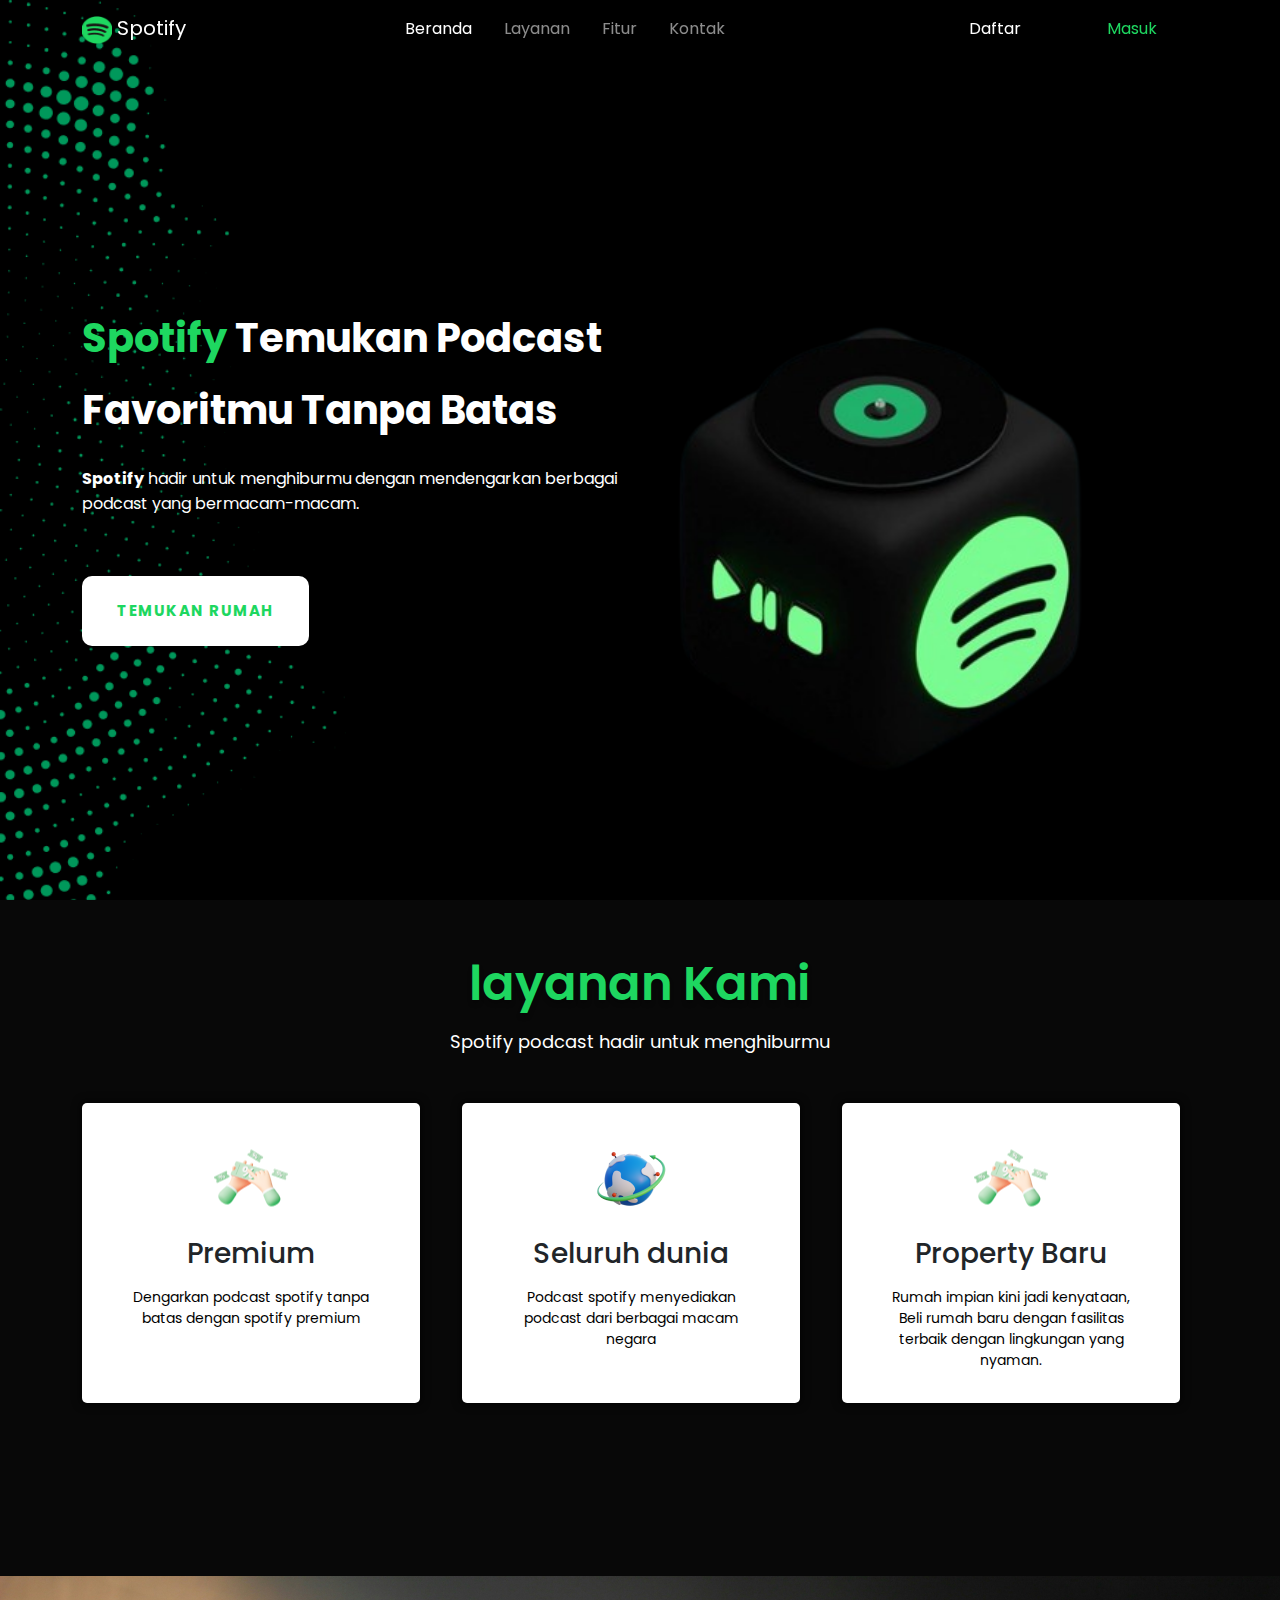
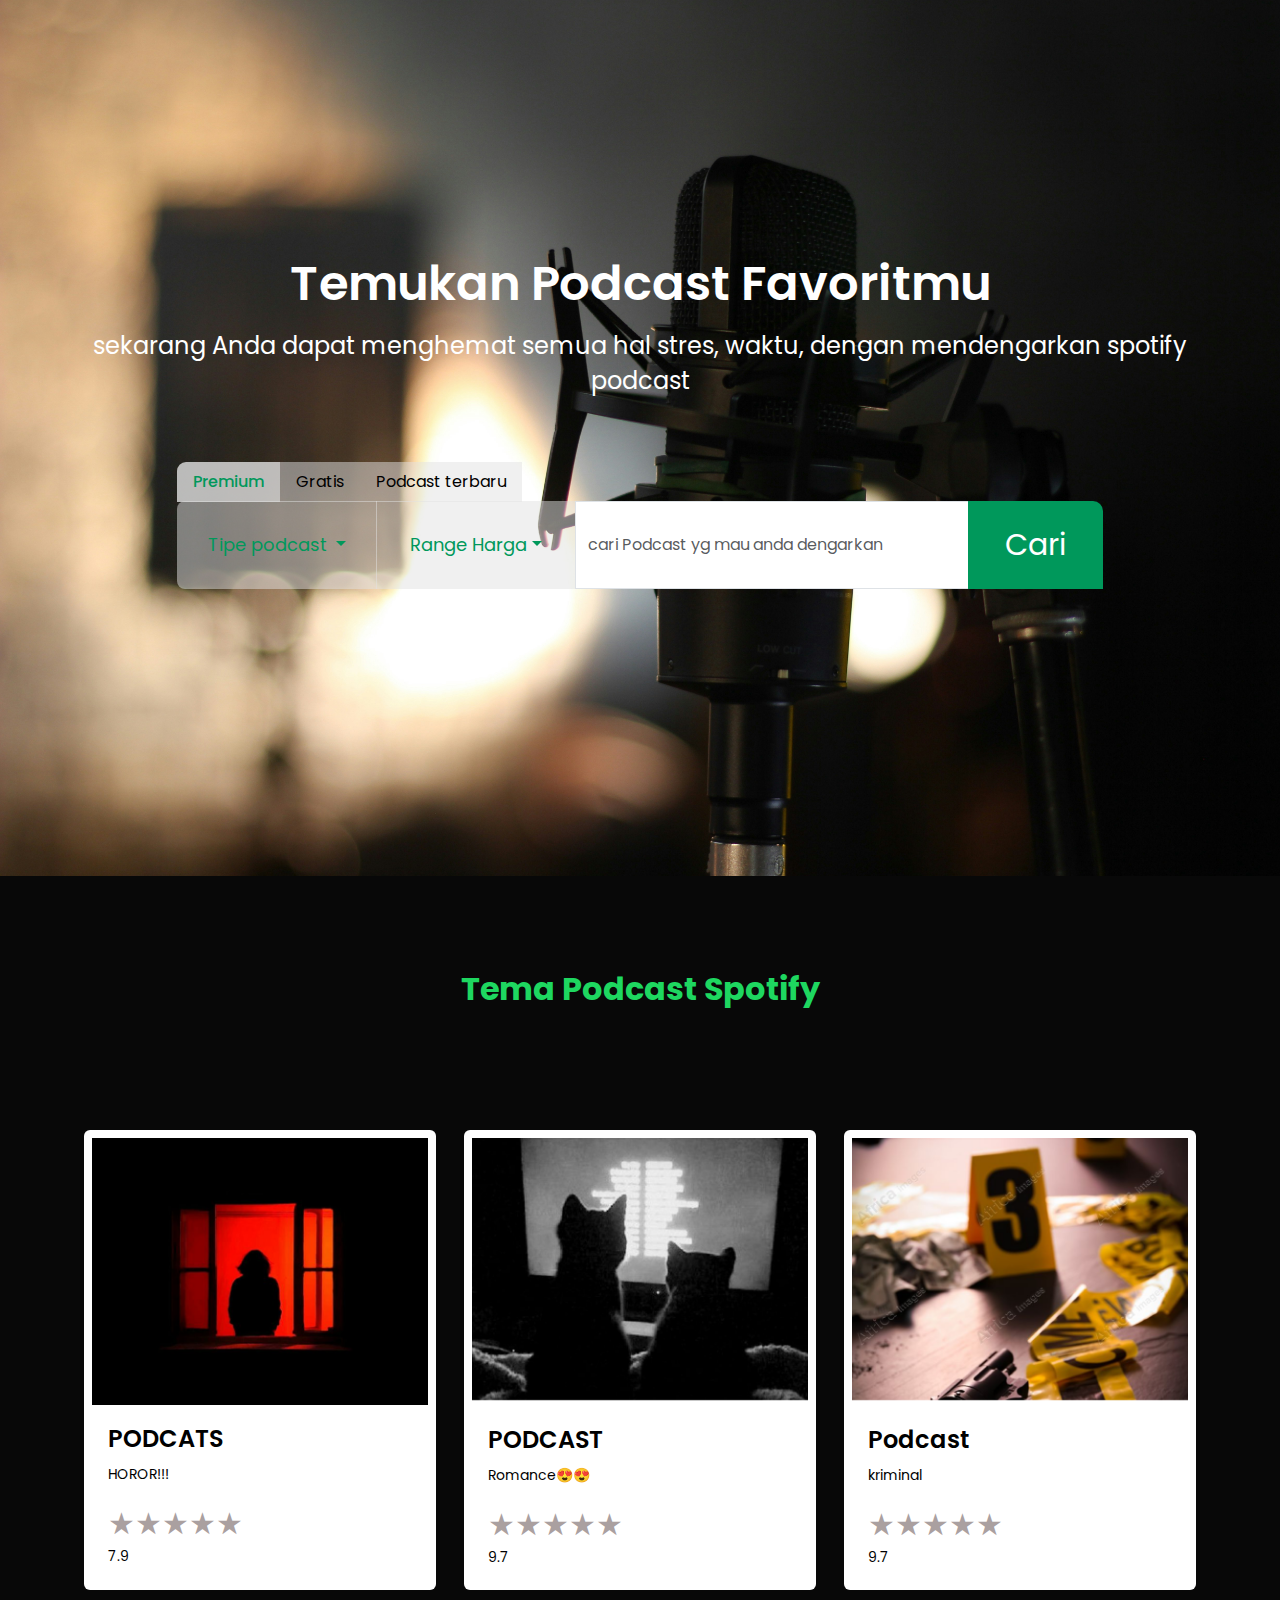
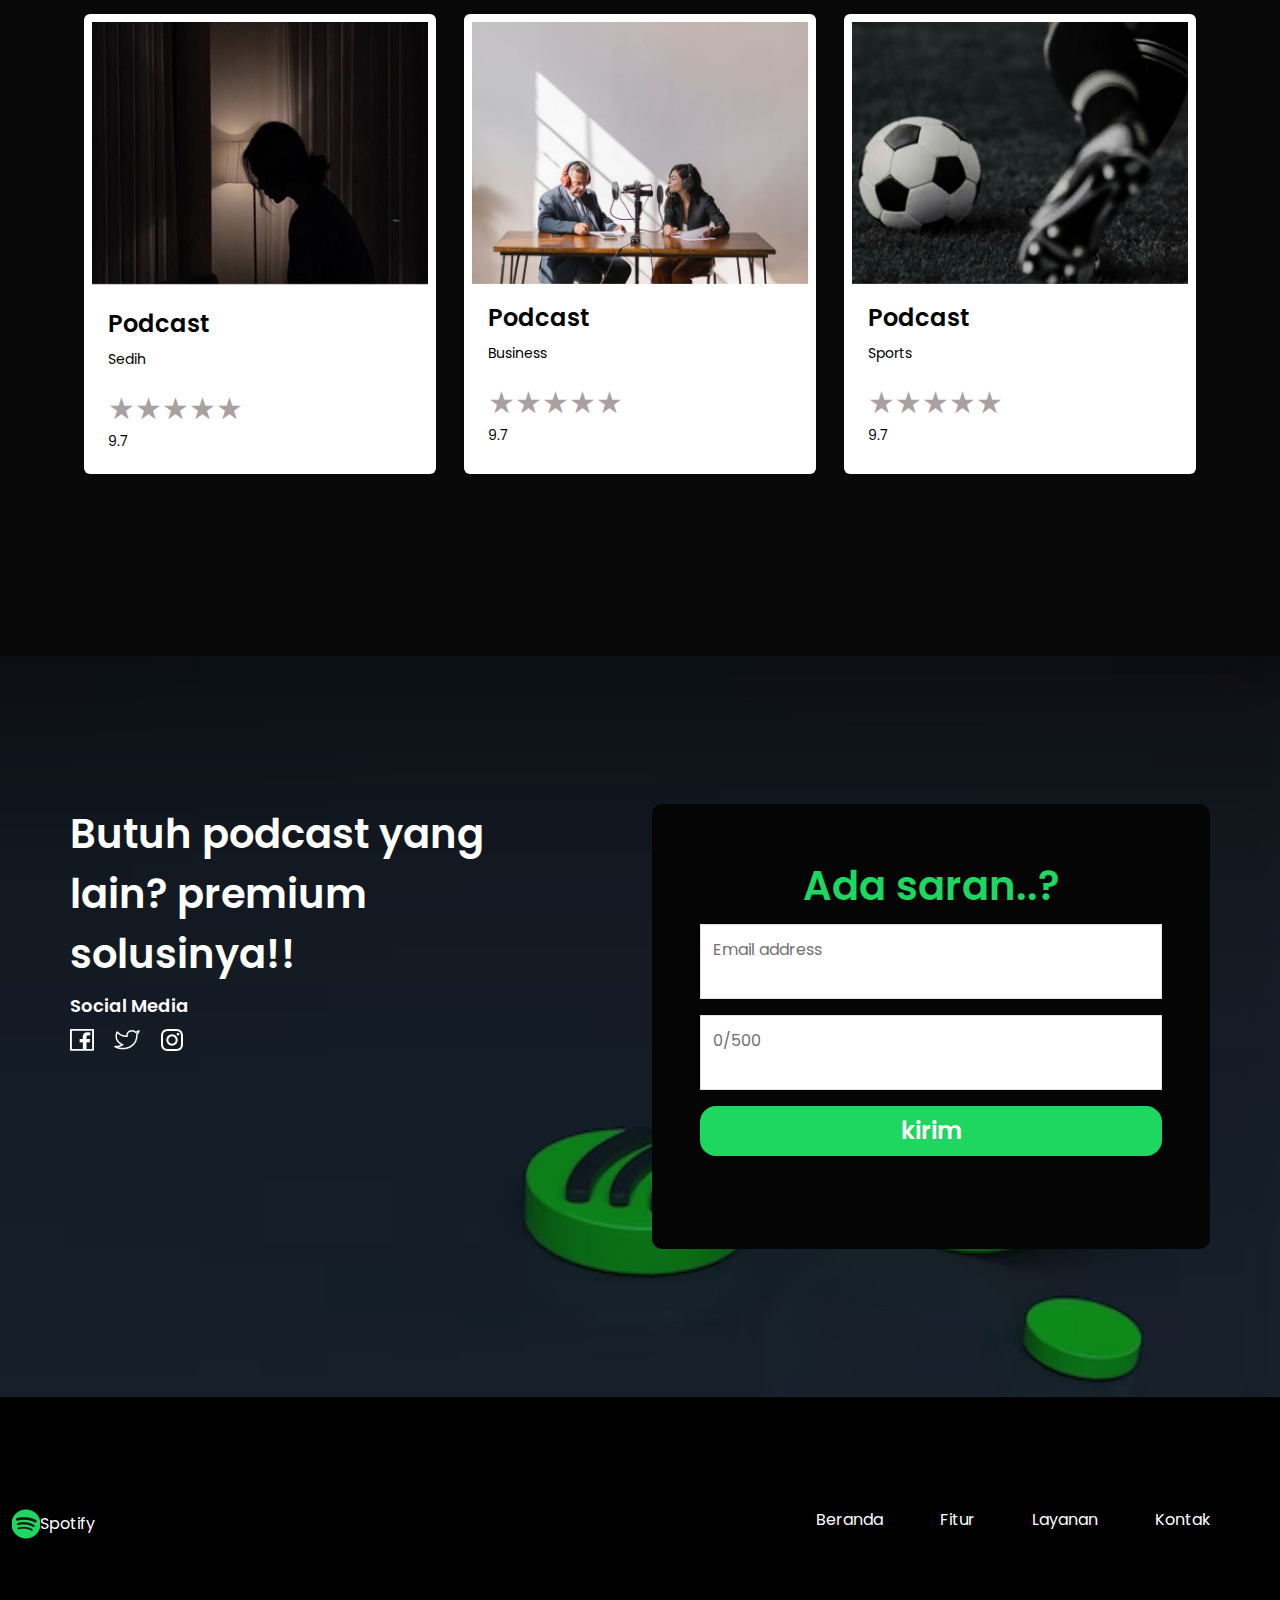
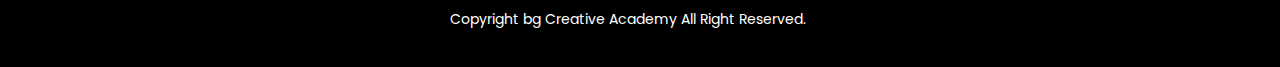
<file: index.html>
<!DOCTYPE html>
<html lang="en">
<head>
    <meta charset="UTF-8">
    <meta name="viewport" content="width=device-width, initial-scale=1.0">
    <title>Rumah impian</title>
    <link rel="shortcut icon" href="asset/tree-house 1.png" type="image/x-icon">
    <!-- CSS bootstrap -->
    <link rel="stylesheet" href="css/bootstrap.min.css">
    <!-- My CSS -->
    <link rel="stylesheet" href="style.css">
    <link rel="preconnect" href="https://fonts.googleapis.com">
    <link rel="preconnect" href="https://fonts.gstatic.com" crossorigin>
    <link href="https://fonts.googleapis.com/css2?family=Poppins:ital,wght@0,400;0,500;0,600;0,700;1,200&display=swap" rel="stylesheet">
</head>
<body>

<!-- <div id="preloader"></div> -->

    <!-- nvabar -->
    <nav class="navbar navbar-expand-lg navbar-dark bg-transparent position-fixed w-100">
        <div class="container">
          <a class="navbar-brand" href="#">
            <img src="asset/image 1 (1).png" alt="Bootstrap" width="30" height="30">
            Spotify
          </a>
          <button class="navbar-toggler" type="button" data-bs-toggle="collapse" data-bs-target="#navbarNav" aria-controls="navbarNav" aria-expanded="false" aria-label="Toggle navigation">
            <span class="navbar-toggler-icon"></span>
          </button>
          <div class="collapse navbar-collapse" id="navbarNav">
            <ul class="navbar-nav mx-auto">
              <li class="nav-item mx-2">
                <a class="nav-link active" aria-current="page" href="#">Beranda</a>
              </li>
              <li class="nav-item mx-2">
                <a class="nav-link" href="#">Layanan</a>
              </li>
              <li class="nav-item mx-2">
                <a class="nav-link" href="#">Fitur</a>
              </li>
              <li class="nav-item mx-2">
                <a class="nav-link" aria-disabled="true">Kontak</a>
              </li>
            </ul>
            <div>
              <button class="button-primary">Daftar</button>
              <button class="button-secondary" href="detail.html">Masuk</button>
            </div>
          </div>

         
        </div>
      </nav>

      <!-- hero section -->
      <section id="hero">
        <div class="container h-100">
            <div class="row h-100">
              <div class="col-md-6 hero-tagline my-auto">
                <h1 class="mt-5"> <span style="color: #1ED760;"> Spotify</span> Temukan Podcast Favoritmu Tanpa Batas</h1>
                <p><span class="fw-bold">Spotify</span> hadir untuk menghiburmu dengan mendengarkan berbagai podcast yang bermacam-macam.
                </p>
                <button class="button-lg-primary">Temukan rumah</button>

            </div>
            </div>
        </div>
        <img src="asset/spotify_premium_code_free_generator-removebg-preview.png" alt="" class="img-hero position-absolute end-0 bottom-0">
        <img src="asset/hero-bg.png" alt="" class="aksen-img position-absolute h-100 top-0 start-0">
      </section>

      <!-- Layanan section -->
      <section id="layanan">
        <div class="container">
          <div class="row mt-5">
            <div class="col-12 text-center">
              <h2>layanan Kami</h2>
              <span class="sub-title">Spotify podcast hadir untuk menghiburmu</span>
            </div>
          </div>

          <div class="row mt-5">
            <div class="col-md-4 text-center">
              <div class="card-layanan">
                <div class="circle-icon position-relative mx-auto">
                  <img src="asset/I3D-01 1.png" alt="" class="position-absolute top-50 start-50 translate-middle">
                </div>
                <h3 class="mt-4">Premium</h3>
                <p class="mt-3">Dengarkan podcast spotify tanpa batas dengan spotify premium
                </p>
              </div>
            </div>
            <div class="col-md-4 text-center">
              <div class="card-layanan">
                <div class="circle-icon position-relative mx-auto">
                  <img src="asset/Saly-44.png" alt="" class="position-absolute top-50 start-50 translate-middle">
                </div>
                <h3 class="mt-4">Seluruh dunia</h3>
                <p class="mt-3">Podcast spotify menyediakan podcast dari berbagai macam negara
                </p>
              </div>
            </div>
            <div class="col-md-4 text-center">
              <div class="card-layanan">
                <div class="circle-icon position-relative mx-auto">
                  <img src="asset/I3D-01 1.png" alt="" class="position-absolute top-50 start-50 translate-middle">
                </div>
                <h3 class="mt-4">Property Baru</h3>
                <p class="mt-3">Rumah impian kini jadi kenyataan, Beli rumah baru dengan fasilitas terbaik dengan lingkungan yang nyaman.
                </p>
              </div>
            </div>
          </div>

        </div>
      </section>
  

      <!-- search -->
      <section id="search" class="d-flex align-items-center">
        <div class="container">
          <div class="row">
            <div class="col-12 text-center">
              <h2>Temukan Podcast Favoritmu</h2>
              <p>sekarang Anda dapat menghemat semua hal stres, waktu, dengan mendengarkan spotify podcast 
              </p>
            </div>

            <div class="col-10 mt-5 mx-auto">
              <ul class="nav nav-tabs" id="myTab" role="tablist">
                <li class="nav-item" role="presentation">
                  <button class="nav-link active" id="home-tab" data-bs-toggle="tab" data-bs-target="#jual" type="button" role="tab" aria-controls="home-tab-pane" aria-selected="true">Premium</button>
                </li>
                <li class="nav-item" role="presentation">
                  <button class="nav-link" id="profile-tab" data-bs-toggle="tab" data-bs-target="#sewa" type="button" role="tab" aria-controls="profile-tab-pane" aria-selected="false">Gratis</button>
                </li>
                <li class="nav-item" role="presentation">
                  <button class="nav-link" id="contact-tab" data-bs-toggle="tab" data-bs-target="#property-baru" type="button" role="tab" aria-controls="contact-tab-pane" aria-selected="false">Podcast terbaru</button>
                </li>
              </ul>
              <div class="tab-content" id="myTabContent">
                <div class="tab-pane fade show active" id="jual" role="tabpanel" aria-labelledby="home-tab" tabindex="0">
                  <div class="input-group mb-3 input-cari">
                    <button class="button-secondary dropdown-toggle" type="button" data-bs-toggle="dropdown" aria-expanded="false">
                     Tipe podcast
                    </button>
                    <ul class="dropdown-menu">
                      <li><a class="dropdown-item" href="#">Action</a></li>
                      <li><a class="dropdown-item" href="#">Another action</a></li>
                      <li><a class="dropdown-item" href="#">Something else here</a></li>
                      <li><hr class="dropdown-divider"></li>
                      <li><a class="dropdown-item" href="#">Separated link</a></li>
                    </ul>

                    <button class="button-secondary dropdown-toggle" type="button" data-bs-toggle="dropdown" aria-expanded="false"> 
                    Range Harga</button>
                    <ul class="dropdown-menu">
                      <li><a class="dropdown-item" href="#">Action</a></li>
                      <li><a class="dropdown-item" href="#">Another action</a></li>
                      <li><a class="dropdown-item" href="#">Something else here</a></li>
                      <li><hr class="dropdown-divider"></li>
                      <li><a class="dropdown-item" href="#">Separated link</a></li>
                    </ul>
                    <input type="text" class="form-control" aria-label="Text input with dropdown button" placeholder="cari Podcast yg mau anda dengarkan">
                    <button class="button-primary">Cari</button>
                  </div>
                </div>

                <div class="tab-pane fade" id="sewa" role="tabpanel" aria-labelledby="profile-tab" tabindex="0">
                  <div class="input-group mb-3 input-cari">
                    <button class="button-secondary dropdown-toggle" type="button" data-bs-toggle="dropdown" aria-expanded="false">
                     Tipe rumah
                    </button>
                    <ul class="dropdown-menu">
                      <li><a class="dropdown-item" href="#">Action</a></li>
                      <li><a class="dropdown-item" href="#">Another action</a></li>
                      <li><a class="dropdown-item" href="#">Something else here</a></li>
                      <li><hr class="dropdown-divider"></li>
                      <li><a class="dropdown-item" href="#">Separated link</a></li>
                    </ul>

                    <button class="button-secondary dropdown-toggle" type="button" data-bs-toggle="dropdown" aria-expanded="false">Range Harga</button>
                    <ul class="dropdown-menu">
                      <li><a class="dropdown-item" href="#">Action</a></li>
                      <li><a class="dropdown-item" href="#">Another action</a></li>
                      <li><a class="dropdown-item" href="#">Something else here</a></li>
                      <li><hr class="dropdown-divider"></li>
                      <li><a class="dropdown-item" href="#">Separated link</a></li>
                    </ul>
                    <input type="text" class="form-control" aria-label="Text input with dropdown button" placeholder="cari Podcast yang mau anda dengarkan">
                    <button class="button-primary">Cari</button>
                  </div>
                </div>
                <div class="tab-pane fade" id="property-baru" role="tabpanel" aria-labelledby="contact-tab" tabindex="0">
                  <div class="input-group mb-3 input-cari">
                    <button class="button-secondary dropdown-toggle" type="button" data-bs-toggle="dropdown" aria-expanded="false">
                    Tipe rumah
                    </button>
                    <ul class="dropdown-menu">
                      <li><a class="dropdown-item" href="#">Action</a></li>
                      <li><a class="dropdown-item" href="#">Another action</a></li>
                      <li><a class="dropdown-item" href="#">Something else here</a></li>
                      <li><hr class="dropdown-divider"></li>
                      <li><a class="dropdown-item" href="#">Separated link</a></li>
                    </ul>

                    <button class="button-secondary dropdown-toggle" type="button" data-bs-toggle="dropdown" aria-expanded="false"> Range Harga</button>
                    <ul class="dropdown-menu">
                      <li><a class="dropdown-item" href="#">Action</a></li>
                      <li><a class="dropdown-item" href="#">Another action</a></li>
                      <li><a class="dropdown-item" href="#">Something else here</a></li>
                      <li><hr class="dropdown-divider"></li>
                      <li><a class="dropdown-item" href="#">Separated link</a></li>
                    </ul>
                    <input type="text" class="form-control" aria-label="Text input with dropdown button" placeholder="cari Podcast yang mau anda dengarkan">
                    <button class="button-primary">Cari</button>
                  </div>
                </div>
              </div>
            </div>
          </div>
   </div>
      </section>

           <!-- rekomendasi section -->
           <section id="rekomendasi">
            <div class="container">
              <div class="row mt-5">
                <div class="rekomendasi-title text-center ">
                  <h2 class="fw-bold">Tema Podcast Spotify</h2>
                </div>
              </div>
    
              <div class="row">
    
                <div class="col-lg-4 col-md-6 mb-4 d-flex justify-content-evenly">
                  <div class="card p-2" style="width: 22rem;">
                      <img src="asset/image 15.png" alt="">
                      <div class="card-body">
                        <h4>PODCATS</h4>
                        <p>HOROR!!!</p>
                        <div class="rating">
                          <input value="5" name="rating" id="star5" type="radio">
                          <label for="star5"></label>
                          <input value="4" name="rating" id="star4" type="radio">
                          <label for="star4"></label>
                          <input value="3" name="rating" id="star3" type="radio">
                          <label for="star3"></label>
                          <input value="2" name="rating" id="star2" type="radio">
                          <label for="star2"></label>
                          <input value="1" name="rating" id="star1" type="radio">
                          <label for="star1"></label>
                          <p>7.9</p>
                        </div>
                        
                      </div>
    
                  </div>
                </div>
                <div class="col-lg-4 col-md-6 mb-4 d-flex justify-content-evenly">
                  <div class="card p-2" style="width: 22rem";>
                      <img src="asset/Mask Group (3).png" alt="">
                      <div class="card-body">
                        <h4>PODCAST</h4>
                        <p>Romance😍😍</p>
                        <div class="rating">
                          <input value="5" name="rating" id="star5" type="radio">
                          <label for="star5"></label>
                          <input value="4" name="rating" id="star4" type="radio">
                          <label for="star4"></label>
                          <input value="3" name="rating" id="star3" type="radio">
                          <label for="star3"></label>
                          <input value="2" name="rating" id="star2" type="radio">
                          <label for="star2"></label>
                          <input value="1" name="rating" id="star1" type="radio">
                          <label for="star1"></label>
                          <p>9.7</p>
                        </div>
                        
                      </div>
    
    
                  </div>
                </div>
                <div class="col-lg-4 col-md-6 mb-4 d-flex justify-content-evenly">
                  <div class="card p-2" style="width: 22rem";>
                      <img src="asset/Mask Group (2).png" alt="">
                      <div class="card-body">
                        <h4>Podcast</h4>
                        <p>kriminal</p>
                        <div class="rating">
                          <input value="5" name="rating" id="star5" type="radio">
                          <label for="star5"></label>
                          <input value="4" name="rating" id="star4" type="radio">
                          <label for="star4"></label>
                          <input value="3" name="rating" id="star3" type="radio">
                          <label for="star3"></label>
                          <input value="2" name="rating" id="star2" type="radio">
                          <label for="star2"></label>
                          <input value="1" name="rating" id="star1" type="radio">
                          <label for="star1"></label>
                          <p>9.7</p>
                        </div>
                      </div>
    
                      <!-- <div class="card-fasilitas d-flex justify-content-between px-4">
                        <span>
                          <img src="asset/mdi_bed.png" alt=""> 3
                          <p>Kamar Tidur</p>
                        </span>
                        <span>
                          <img src="asset/fa-solid_bath.png" alt=""> 2
                          <p>Kamar Mandi</p>
                        </span>
                        <span>
                          <img src="asset/fluent_globe-surface-20-filled.png" alt=""> 360m
                          <p>Luas Bangunan</p>
                        </span>
                      </div> -->
    
                  </div>
    
    
    
                  </div>
                <div class="col-lg-4 col-md-6 mb-4 d-flex justify-content-evenly">
                  <div class="card p-2" style="width: 22rem";>
                      <img src="asset/Mask Group (4).png" alt="">
                      <div class="card-body">
                        <h4>Podcast</h4>
                        <p>Sedih</p>
                        <div class="rating">
                          <input value="5" name="rating" id="star5" type="radio">
                          <label for="star5"></label>
                          <input value="4" name="rating" id="star4" type="radio">
                          <label for="star4"></label>
                          <input value="3" name="rating" id="star3" type="radio">
                          <label for="star3"></label>
                          <input value="2" name="rating" id="star2" type="radio">
                          <label for="star2"></label>
                          <input value="1" name="rating" id="star1" type="radio">
                          <label for="star1"></label>
                          <p>9.7</p>
                        </div>
                      </div>
    
                      <!-- <div class="card-fasilitas d-flex justify-content-between px-4">
                        <span>
                          <img src="asset/mdi_bed.png" alt=""> 3
                          <p>Kamar Tidur</p>
                        </span>
                        <span>
                          <img src="asset/fa-solid_bath.png" alt=""> 2
                          <p>Kamar Mandi</p>
                        </span>
                        <span>
                          <img src="asset/fluent_globe-surface-20-filled.png" alt=""> 360m
                          <p>Luas Bangunan</p>
                        </span>
                      </div> -->
    
                  </div>
    
    
    
                  </div>
                <div class="col-lg-4 col-md-6 mb-4 d-flex justify-content-evenly">
                  <div class="card p-2" style="width: 22rem";>
                      <img src="asset/image 12.png" alt="">
                      <div class="card-body">
                        <h4>Podcast</h4>
                        <p>Business</p>
                        <div class="rating">
                          <input value="5" name="rating" id="star5" type="radio">
                          <label for="star5"></label>
                          <input value="4" name="rating" id="star4" type="radio">
                          <label for="star4"></label>
                          <input value="3" name="rating" id="star3" type="radio">
                          <label for="star3"></label>
                          <input value="2" name="rating" id="star2" type="radio">
                          <label for="star2"></label>
                          <input value="1" name="rating" id="star1" type="radio">
                          <label for="star1"></label>
                          <p>9.7</p>
                        </div>
                      </div>
    
                      <!-- <div class="card-fasilitas d-flex justify-content-between px-4">
                        <span>
                          <img src="asset/mdi_bed.png" alt=""> 3
                          <p>Kamar Tidur</p>
                        </span>
                        <span>
                          <img src="asset/fa-solid_bath.png" alt=""> 2
                          <p>Kamar Mandi</p>
                        </span>
                        <span>
                          <img src="asset/fluent_globe-surface-20-filled.png" alt=""> 360m
                          <p>Luas Bangunan</p>
                        </span>
                      </div> -->
    
                  </div>
    
    
    
                  </div>
                <div class="col-lg-4 col-md-6 mb-4 d-flex justify-content-evenly">
                  <div class="card p-2" style="width: 22rem";>
                      <img src="asset/image 12 (1).png" alt="">
                      <div class="card-body">
                        <h4>Podcast</h4>
                        <p>Sports</p>
                        <div class="rating">
                          <input value="5" name="rating" id="star5" type="radio">
                          <label for="star5"></label>
                          <input value="4" name="rating" id="star4" type="radio">
                          <label for="star4"></label>
                          <input value="3" name="rating" id="star3" type="radio">
                          <label for="star3"></label>
                          <input value="2" name="rating" id="star2" type="radio">
                          <label for="star2"></label>
                          <input value="1" name="rating" id="star1" type="radio">
                          <label for="star1"></label>
                          <p>9.7</p>
                        </div>
                      </div>
    
                      <!-- <div class="card-fasilitas d-flex justify-content-between px-4">
                        <span>
                          <img src="asset/mdi_bed.png" alt=""> 3
                          <p>Kamar Tidur</p>
                        </span>
                        <span>
                          <img src="asset/fa-solid_bath.png" alt=""> 2
                          <p>Kamar Mandi</p>
                        </span>
                        <span>
                          <img src="asset/fluent_globe-surface-20-filled.png" alt=""> 360m
                          <p>Luas Bangunan</p>
                        </span>
                      </div> -->
    
                  </div>
    
    
    
                  </div>
                </div>
                  </div>
                </div>
              </div>
              
            </div>
          </section>

   
      <!-- fitur section -->
      <!-- <section id="fitur" class="mt-5 overflow-hidden">
        <div class="container">
          <div class="row mb-4">
            <div class="col-lg-9 col-md-12 text-center text-lg-start">
              <h2>Fitur Rumah</h2>
            </div>
              <div class="col-lg-3 col-md-12">
                <button class="button-fitur">Lihat Semua...
                  <img src="asset/ictor.png" alt="">
                </button>
              </div>
          </div>
        </div>

        <div class="container position-relative">
          <div class="row">
            <div class="col-12 d-flex justify-content-start">
              
              <div class="card-fitur position-relative me-3">
                <img src="asset/kitchen.png" alt="">
                <div class="overlay position-absolute top-0 bottom-0 end-0 start-0">
                    <div class="position-absolute top-50 start-50 text-center translate-middle w-100">
                      <h5>Kamar Tidur</h5>
                      <span>Rumah minimalis Type-A2</span>
                      <h6>IDR.200jt</h6>
                      <button>Lihat Rumah</button>
                    </div>
                </div>
              </div>
              <div class="card-fitur position-relative me-3">
                <img src="asset/kitchen.png" alt="">
                <div class="overlay position-absolute top-0 bottom-0 end-0 start-0">
                    <div class="position-absolute top-50 start-50 text-center translate-middle w-100">
                      <h5>Kamar Tidur</h5>
                      <span>Rumah minimalis Type-A2</span>
                      <h6>IDR.200jt</h6>
                      <button>Lihat Rumah</button>
                    </div>
                </div>
              </div>
              <div class="card-fitur position-relative me-3">
                <img src="asset/kitchen.png" alt="">
                <div class="overlay position-absolute top-0 bottom-0 end-0 start-0">
                    <div class="position-absolute top-50 start-50 text-center translate-middle w-100">
                      <h5>Kamar Tidur</h5>
                      <span>Rumah minimalis Type-A2</span>
                      <h6>IDR.200jt</h6>
                      <button>Lihat Rumah</button>
                    </div>
                </div>
              </div>
              <div class="card-fitur position-relative me-3">
                <img src="asset/kitchen.png" alt="">
                <div class="overlay position-absolute top-0 bottom-0 end-0 start-0">
                    <div class="position-absolute top-50 start-50 text-center translate-middle w-100">
                      <h5>Kamar Tidur</h5>
                      <span>Rumah minimalis Type-A2</span>
                      <h6>IDR.200jt</h6>
                      <button>Lihat Rumah</button>
                    </div>
                </div>
              </div>

            </div>
          </div>

          <button class="button-arrow-left position-absolute start-0 top-50 translate-middle-y">
            <img src="asset/Vector.png" alt="">
          </button>

          <button class="button-arrow-right position-absolute end-0 top-50 translate-middle-y">
            <img src="asset/left.png" alt="">
          </button>

        </div>
      </section> -->


      <!-- <section>
        <div class="container-fluid vh-30">
        <div class="row">
        <div class="col-12">
        <video controls>
          <source src="asset/2eec1c97ca2b0105c3f0e72f03ca9bda.mp4" class="h-60 w-40"/>
        </video>
      </div>
    </div>
  </div>
      </section> -->

      <!-- contact-section -->

      <section id="contact">
        <div class="container-fluid overlay h-100">
          <div class="container">
            <div class="row">
              <div class="col-md-6">
                <h3>Butuh podcast yang lain? premium solusinya!!</h3>
                  <h6>Social Media</h6>
                  <a href="" class="me-3"><img src="asset/facebk.png" alt=""></a>
                  <a href="" class="me-3"><img src="asset/twit.png" alt=""></a>
                  <a href="" class="me-3"><img src="asset/ig.png" alt=""></a>
              </div>
            
              <div class="col-md-6">
                <div class="card-contact w-100">
                  <form>
                    <h2>Ada saran..?</h2>
                    <div class="form-floating mb-3">
                      <input type="email" class="form-control bg-color" id="floatingInput" placeholder="name@example.com">
                      <label for="floatingInput" class="text-color">Email address</label>
                    </div>

                    <div class="form-floating mb-3">
                      <input type="email" class="form-control bg-color" id="floatingInput" placeholder="name@example.com">
                      <label for="floatingInput" class="text-color">0/500</label>
                    </div>

                    <button class="button-kontak">kirim</button>
                  </form>
                </div>
              </div>
            </div>
          </div>
        </div>
      </section>

      <!-- footer -->

      <footer class="d-flex align-items-center position-relative"> <!--Ktika terdapat position absolute maka ksi position relative yg mengurung position trsbut-->
        <div class="container-fluid">
          <div class="contein">
            <div class="row">
              <div class="col-md-7 d-flex align-items-center justify-content-md-start justify-content-center mb-3">
                <img src="asset/image 1 (1).png" class="w-10">
                <a href="">Spotify</a>
              </div>

              <div class="col-md-5 d-flex justify-content-evenly">
                <a href="">Beranda</a>
                <a href="">Fitur</a>
                <a href="">Layanan</a>
                <a href="">Kontak</a>
              </div>
            </div>

            <div class="row copyright position-absolute start-50 translate-middle">
              <div class="col-12">
                <p class="text-center">Copyright bg Creative Academy All Right Reserved.</p>
              </div>
            </div>
          </div>
        </div>
      </footer>
    <script src="js/bootstrap.bundle.min.js"></script>
    <script src="my-script/script.js"></script>
</body>
</html>
</file>
<file: style.css>
body {
    font-family: 'poppins', sans-serif;
    background: #080808;
}

:root {
    --green-color :#048853;
    --bg-icon: #00985B;
}

/* z-index */
.navbar {
    z-index: 3;
}

.aksen-img {
    z-index: 1;
}

.img-hero {
    z-index: 1;
    margin-right: 100px;
    height: 10px;
}

* {  /*seluruh html*/
    z-index: 2;
}

/* Navbar color */
.nav-color{
    background: #000;
    transition: all ease-in-out .3s;
}


.button-primary {
    width: 133px;
    height: 40px;
    background: transparent;
    color: #fff;
    font-size: 16px;
    font-weight: 400;
    border: none;
}

.button-secondary {
    width: 133px;
    height: 40px;
    background-color: #000;
    border-color: #F3FFF4 !important;
    color: #1ED760;
    border: none;
    font-size: 16px;
    font-weight: 400;
    border-radius: 8px;
}

/* hero section */

#hero {
    background: #000;
    height: 100vh;
    width: 100%;
}

.img-hero {
    height: 100%;
}

.hero-tagline h1 {
    color: #FFF;
    font-size: 40px;
    font-style: normal;
    font-weight: 700;
    line-height: 72px; /* 138.462% */
}

.hero-tagline p {
    color: #FFF;
    font-size: 16px;
    font-style: normal;
    font-weight: 400;
    line-height: normal;
    margin-top: 20px;
    margin-bottom: 60px;
}

.button-lg-primary {
    width: 227px;
    height: 70px;
    cursor: pointer;
    background-color: #FFF;
    color: #1ED760;
    border: none;
    font-size: 16px;
    font-weight: 700;
    border-radius: 10px;
    letter-spacing: 1.5px;
    text-transform: uppercase;
    box-shadow: rgb(0 0 0 / 5%) 0 0 8px;;
    font-size: 15px;
    transition: all 0.5s ease;
}

.button-lg-primary:hover {
    letter-spacing: 3px;
    background-color: #1ED760;
    color: hsl(0, 0%, 100%);
    box-shadow: rgb(116, 220, 98) 0px 7px 29px 0px;
}

.button-lg-primary:active {
    letter-spacing: 3px;
    background-color: hsla(147, 65%, 32%, 0.541);
    color: hsl(0, 0%, 100%);
    box-shadow: rgb(247, 247, 247) 0px 0px 0px 0px;
    transform: translateY(10px);
    transition: 100ms;
}

/* Layanan section */

#layanan h2 {
    color: #1ED760;
    font-size: 48px;
    font-weight: 600;
    line-height: normal;
    text-shadow: 0px 4px 4px rgba(0, 0, 0, 0.25);
}

.sub-title {
    color: #ffffff;
    font-size: 18px;
    font-style: normal;
    font-weight: 400;
    line-height: normal;
}

.card-layanan {
    width: 95%;
    height: 300px;
    background: #fff;
    padding: 40px;
    border-radius: 5px;
    box-shadow: 0 0 7px 3px rgba(0, 0, 0, 0.5);
    transition: all ease-in-out .3s;
    border-color: #1ED760;
}

.circle-icon {
    width: 70px;
    height: 70px;
    border-radius: 50px;
}

.card-container-h2 h3{
    color: #5E0488;
    font-size: 24px;
}

.card-layanan p{
    color: #000;
    font-size: 14px;
    font-style: normal;
    font-weight: 400;
    line-height: normal;
}

/* hover */

.card-layanan:hover {
    background: linear-gradient(125deg, #1ED760 13.33%, #003915 87.73%); ; 
    transform: translateY(-25px);
    box-shadow:0 0 20px 12px rgb(14, 167, 67);
}

.card-layanan:hover .circle-icon {
    background-color: #fff;
}

.card-layanan:hover h3 {
    color: #FFF;
}

.card-layanan:hover p {
    color: #FFF;
}

#layanan {
    margin-bottom: 173px;
}

/* search */

#search {
    background-image: url(asset/john-matychuk-yeQ60WfL5Nk-unsplash.jpg);
    /* filter: brightness(78%); */
    height: 100vh;
    background-repeat: no-repeat;
    background-size: cover;
}

#search h2 {
    color: #FFF;
    text-align: center;
    font-size: 48px;
    font-style: normal;
    font-weight: 600;
    line-height: normal;
}

#search p {
    color: #FFF;
    text-align: center;
    font-size: 24px;
    font-style: normal;
    font-weight: 400;
    line-height: normal;
}

.input-cari {
    height: 88px;
}

.input-cari .button-secondary {
    width: 200px;
    height: 88px;
    background-color: rgba(225, 225, 225, 0.5);
    color: var(--bg-icon);
    font-size: 18px;
    font-style: normal;
    font-weight: 400;
    line-height: normal;
}

.input-cari .button-primary {
    width: 135px;
    height: 88px;
    flex-shrink: 0;
    background-color: var(--bg-icon);
    border: none;
    font-size: 30px;
    border-radius: 0 10px 0 10px;
}

.nav-tabs {
    border: none;
}

.nav-tabs .nav-link {
    background-color: rgba(225, 225, 225, 0.5);
    color: black;
    border: none;
    border-radius: 0 0 0 0;
}

.nav-tabs .nav-link.active {
    background-color: rgba(225, 225, 225, 0.8);
    color: var(--bg-icon);
    font-weight: 500;
    border-radius: 9px 0 0 0;
}


/* Rekomendasi section */


.rekomendasi-title{
    color: #1ED760;
text-align: center;
font-family: Poppins;
font-size: 48px;
font-style: normal;
font-weight: 600;
line-height: normal;
margin-bottom: 10%;
margin-top: 4%;
}
.card {
    height: 460px;
    width: 30%;
    border: none;
    cursor: pointer;
    transition: transform 0.8s ease;
}

.card-body h4 {
    color: #000;
    font-size: 24px;
    font-style: normal;
    font-weight: 600;
    line-height: normal;
}

.card-body p {
    color: #000;
    font-size: 14px;
    font-style: normal;
    font-weight: 400;
    line-height: normal;
}

.card-fasilitas {
    background-color: #fff;
    position: absolute;
    right: 0;
    left: 0;
    bottom: 10px;
}

.card-fasilitas span {
    font-weight: 500;
    margin-top: 18px;
    color: #000;
}

.card-fasilitas p {
    font-size: 10px;
}

.card:hover {
    background: transparent;
    box-shadow:0 0 5px 5px rgb(55, 226, 83);
    transform: rotate(0deg);
    width: 80%;
    transform: scale(0.9);
}

.card:hover .card-body h4 {
    color: #FFF;
}

.card:hover .card-body p {
    color: #fff;
}

/* fitur section */

#fitur h2 {
    font-size: 48px;
    color: var(--bg-icon);
}

.button-fitur {
    width: 238px;
    height: 63px;
    flex-shrink: 0;
    background-color: var(--bg-icon);
    border: none;
    color: #fff;
    font-style: 20px;
}

.card-fitur h5 {
    color: #FFF;
    font-size: 36px;
    font-style: normal;
    font-weight: 600;
    line-height: normal;
}

.card-fitur span {
    color: #fff;
    font-size: 14px;
}

.card-fitur h6 {
    color: #FFF;
    font-size: 24px;
    font-style: normal;
    font-weight: 600;
    line-height: normal;
}

.card-fitur button {
    background-color: var(--bg-icon);
    color: #fff;
    border: none;
    width: 150px;
    height: 45px;
    font-size: 18px;
}

.card-fitur .overlay {
    background: rgba(0, 0, 0, 0);
    opacity: 0;
    transition: all ease-in-out .3s;
}

.card-fitur .overlay:hover {
    background-color: rgba(0, 0, 0, 0.6);
    opacity: 1;
}

.button-arrow-left {
    border: none;
    border-radius: 50%;
    width: 61px;
    height: 61px;
    background-color: var(--bg-icon);
    padding: 0;
}
.button-arrow-right {
    border: none;
    border-radius: 50%;
    width: 61px;
    height: 61px;
    background-color: var(--bg-icon);
    padding: 0;
}

/* contact section */

#contact {
    background-image: url(asset/3d-background-spotify-icon_318923-140.avif);
    background-size: cover;
    background-repeat: no-repeat;
    margin-top: 158px;
}

#contact .overlay  {
    background: rgba(0, 0, 0, 0.30);
}

#contact .container {
    padding: 148px 0 148px 0;
}

#contact h3 {
    color: #FFF;
    font-size: 40px;
    font-style: normal;
    font-weight: 600;
    line-height: normal;
    width: 441px;
}

#contact h6 {
    color: #FFF;
    font-family: Poppins;
    font-size: 18px;
    font-style: normal;
    font-weight: 600;
    line-height: normal;
}

.kontak a {
    color: #FFF;
    font-size: 16px;
    font-style: normal;
    font-weight: 400;
    line-height: 18px; /* 112.5% */
    text-decoration: none;
    margin-left: 17px;
    display: inline-block;
}

.card-contact {
    background-color: #050505;
    width: 100%;
    height: 445px;
    padding: 52px 48px;
    border-radius: 10px;

}

.card-contact h2 {
    color: #1ED760;
    font-size: 40px;
    font-style: normal;
    font-weight: 600;
    line-height: normal;
    text-align: center;
}

.bg-color {
    background: #ffffff;
    border-radius: 0;
    height: 75px !important;
}

.form-floating .text-color {
    color: #717171;
    font-size: 16px;
    font-style: normal;
    font-weight: 400;
    line-height: 18px; /* 112.5% */
}

.button-kontak {
    width: 100%;
    height: 50px;
    border: none;
    border-radius: 16px;
    background-color: #1ED760;
    color: #FFF;
    font-size: 24px;
    font-style: normal;
    font-weight: 600;
    line-height: normal;
}

/* footer */

footer {
    width: 100%;
    height: 270px;
    background: #000;
    color: #F3FFF4;
}

footer a {
    color: #FFF;
    font-style: 20px;
    text-decoration: none;
}

.copyright {
    color: #FFF;
    font-size: 14px;
    bottom: 1%; /*agar di bawah*/
}

.rating {
    display: inline-block;
  }
  
  .rating input {
    display: none;
  }
  
  .rating label {
    float: right;
    cursor: pointer;
    color: #aaa0a0;
    transition: color 0.3s;
  }
  
  .rating label:before {
    content: '\2605';
    font-size: 30px;
  }
  
  .rating input:checked ~ label,
  .rating label:hover,
  .rating label:hover ~ label {
    color: rgb(55, 226, 83);
    transition: color 0.3s;
  }

#preloader {
    background: #000;
    height: 100vh;
    width: 100%;
    position: fixed;
    z-index: 100;
}


/* login */


.login {
    height: 100vh;
}

.header h1 {
    color: #56ca49;
    font-size: 32px;
    font-style: normal;
    font-weight: 600;
    line-height: normal;
}

.header p {
    color: #ffffff;
    font-size: 14px;
    font-style: normal;
    font-weight: 400;
    line-height: normal;

}

.login-form label {

    font-style: normal;
    font-weight: 400;
    font-size: 16px;
    line-height: 24px;
    color: #C4C4C4;
}

.login-form input {
    background: #fff;
    border: 1px solid #BCBCBC;
    box-sizing: border-box;
    border-radius: 8px;
}
  

.login-form a {
    color: #737373;
    font-family: Poppins;
    font-size: 14px;
    font-style: normal;
    font-weight: 400;
    line-height: normal;
}

/* break points */

@media screen and (max-width : 922px) {
    .hero-tagline h1 {
        line-height: 48px;
    }

    .hero-tagline p {
        font-size: 14px;
        line-height: 25px;
    }
    .card-layanan h3{
        font-size: 21px;
    }
    
    .card-layanan p{
        font-size: 12px;
    }

    .input-cari .button-secondary {
        width: 120px;
        font-size: 14px;
        border-radius: 0;
    }
    
    .input-cari .button-primary {
        font-size: 24px;
        border-radius: 0 0 10px 10px;
    }

    .button-fitur {
        width: 100%;
    }

    #contact h3 {
        font-size: 30px;
        width: 100%;
    }  

    .card-contact {
        width: 100%;
        height: auto;
    }
    
    .card-contact h2 {
        font-size: 32px;
        line-height: 42px;
    }
}

@media screen and (max-width : 576px) {
    .img-hero {
        width: 75%;
        height: auto;
    }

    .hero-tagline h1 {
        line-height: 52px;
    }

    h2 {
        font-size: 34px;
    }

    .sub-title {
        font-style: 16px;
    }

    .card-layanan {
        margin: 15px 0 15px 0;
    }

    #search h2 {
        font-size: 42px;
        line-height: 52px;
    }
    
    #search p {
        font-size: 18px;
        line-height: 24px;
    }

    .input-cari .button-secondary {
        height: 60px;
        width: 50%;
        border-radius: 0;
    }

    .input-cari .button-primary {
        height: 60px;
        width: 30px;
        font-size: 10px;
        border-radius: 0;
    }

    .input-cari .form-control {
        height: 60px;
    }
}

@media screen and (max-width : 350px) {

}
</file>
